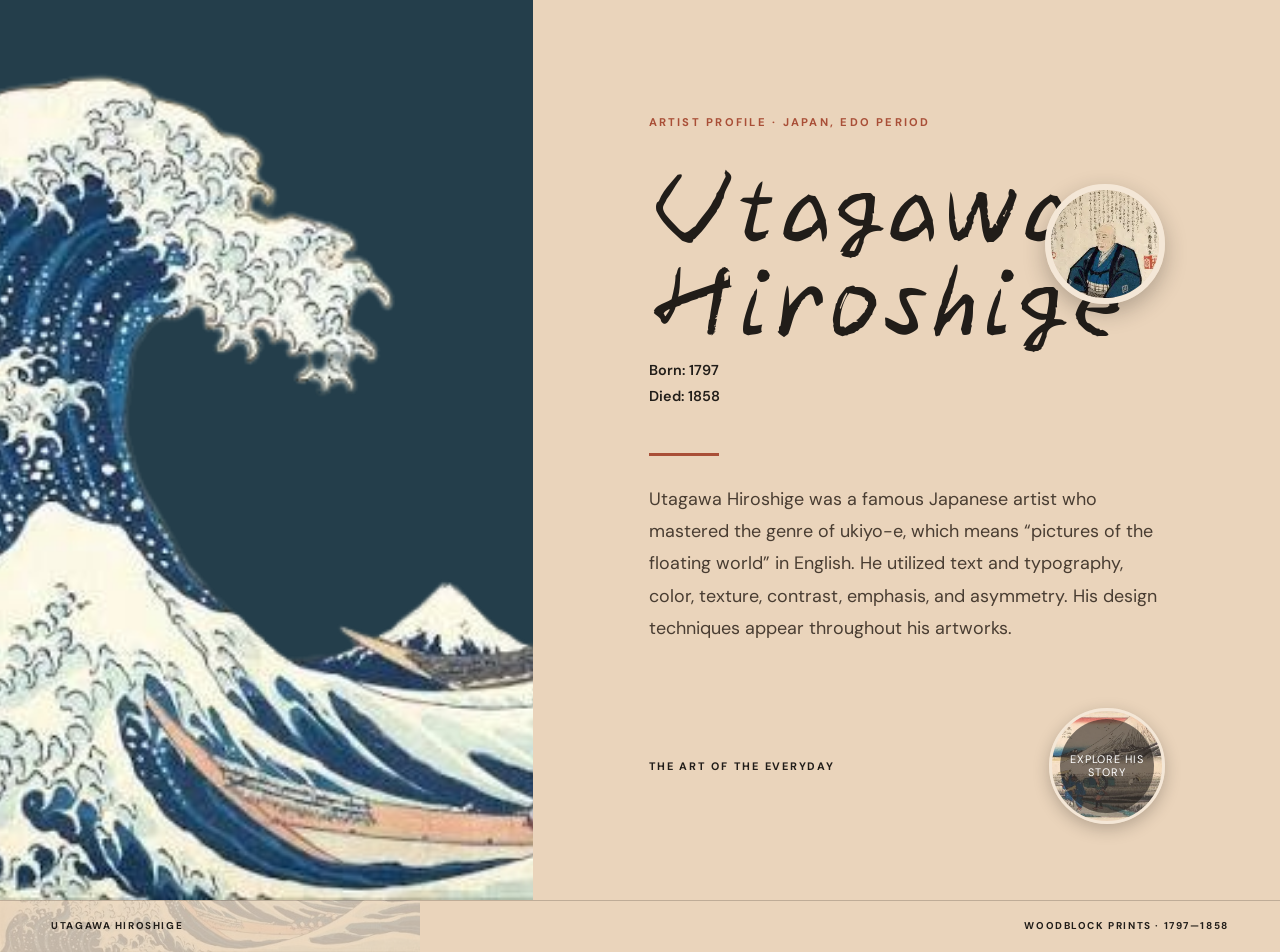
<file: index.html>
<!doctype html>
<html lang="en"><head><meta charset="utf-8"><meta name="viewport" content="width=device-width, initial-scale=1"><title>Utagawa Hiroshige | Japanese Ukiyo-e Artist</title><link href="https://cdn.jsdelivr.net/npm/bootstrap@5.3.3/dist/css/bootstrap.min.css" rel="stylesheet"><link rel="stylesheet" href="style.css"></head>
<body class="home-page"><main class="container-fluid min-vh-100 p-0"><section class="home-hero row g-0 min-vh-100 align-items-stretch"><div class="col-lg-5 hero-art"><img src="images/great-wave.png" alt="A dramatic Japanese woodblock-print wave"></div><div class="col-lg-7 hero-copy d-flex flex-column justify-content-center"><div class="hero-topline">ARTIST PROFILE · JAPAN, EDO PERIOD</div><div class="hero-title-row"><div><h1>Utagawa<br>Hiroshige</h1></div><img class="hero-portrait" src="images/hiroshige-portrait.webp" alt="Portrait of Utagawa Hiroshige"></div><p class="dates">Born: 1797<br>Died: 1858</p><div class="intro-rule"></div><p class="lead-copy">Utagawa Hiroshige was a famous Japanese artist who mastered the genre of ukiyo-e, which means “pictures of the floating world” in English. He utilized text and typography, color, texture, contrast, emphasis, and asymmetry. His design techniques appear throughout his artworks.</p><div class="hero-bottom"><span>THE ART OF THE EVERYDAY</span><a class="btn circular-button" href="biography.html" aria-label="Explore his story"><span>Explore his story</span></a></div></div></section><footer class="site-footer"><span>UTAGAWA HIROSHIGE</span><span>WOODBLOCK PRINTS · 1797—1858</span></footer></main><script src="https://cdn.jsdelivr.net/npm/bootstrap@5.3.3/dist/js/bootstrap.bundle.min.js"></script></body></html>
</file>
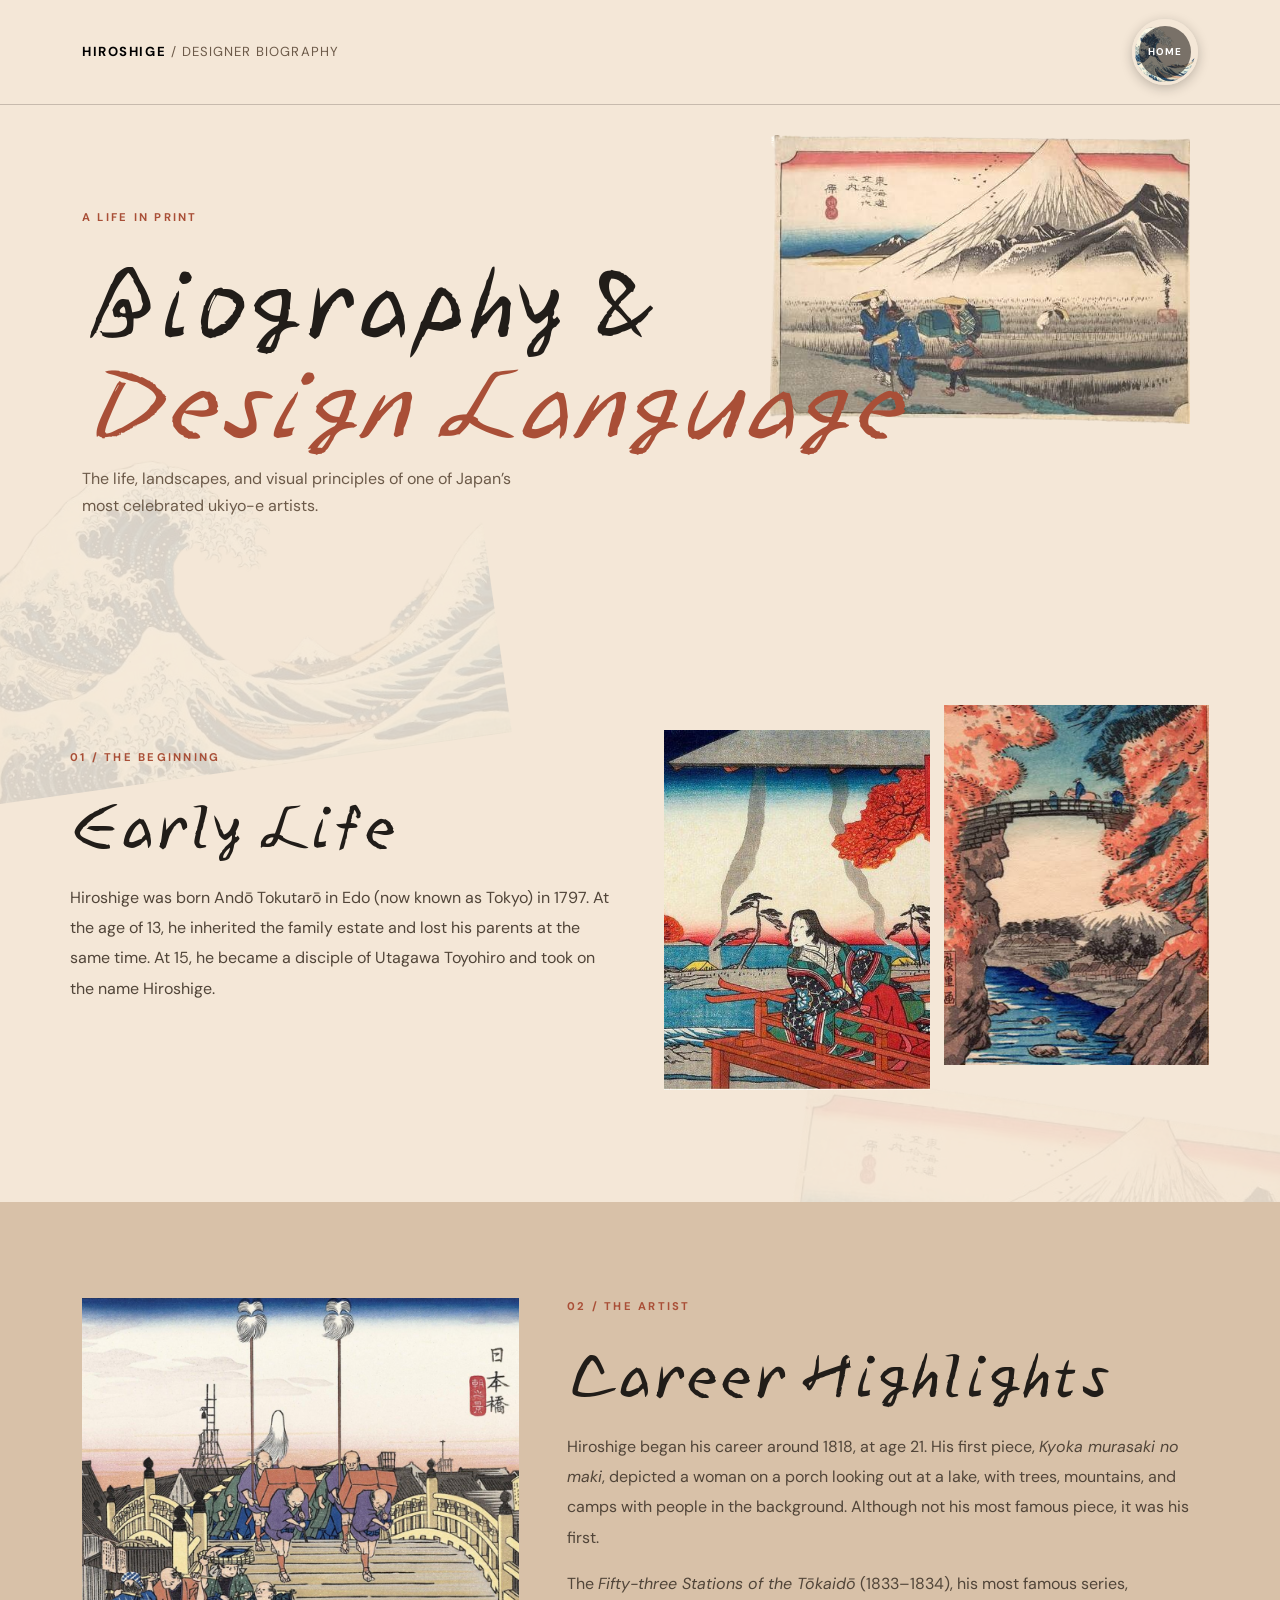
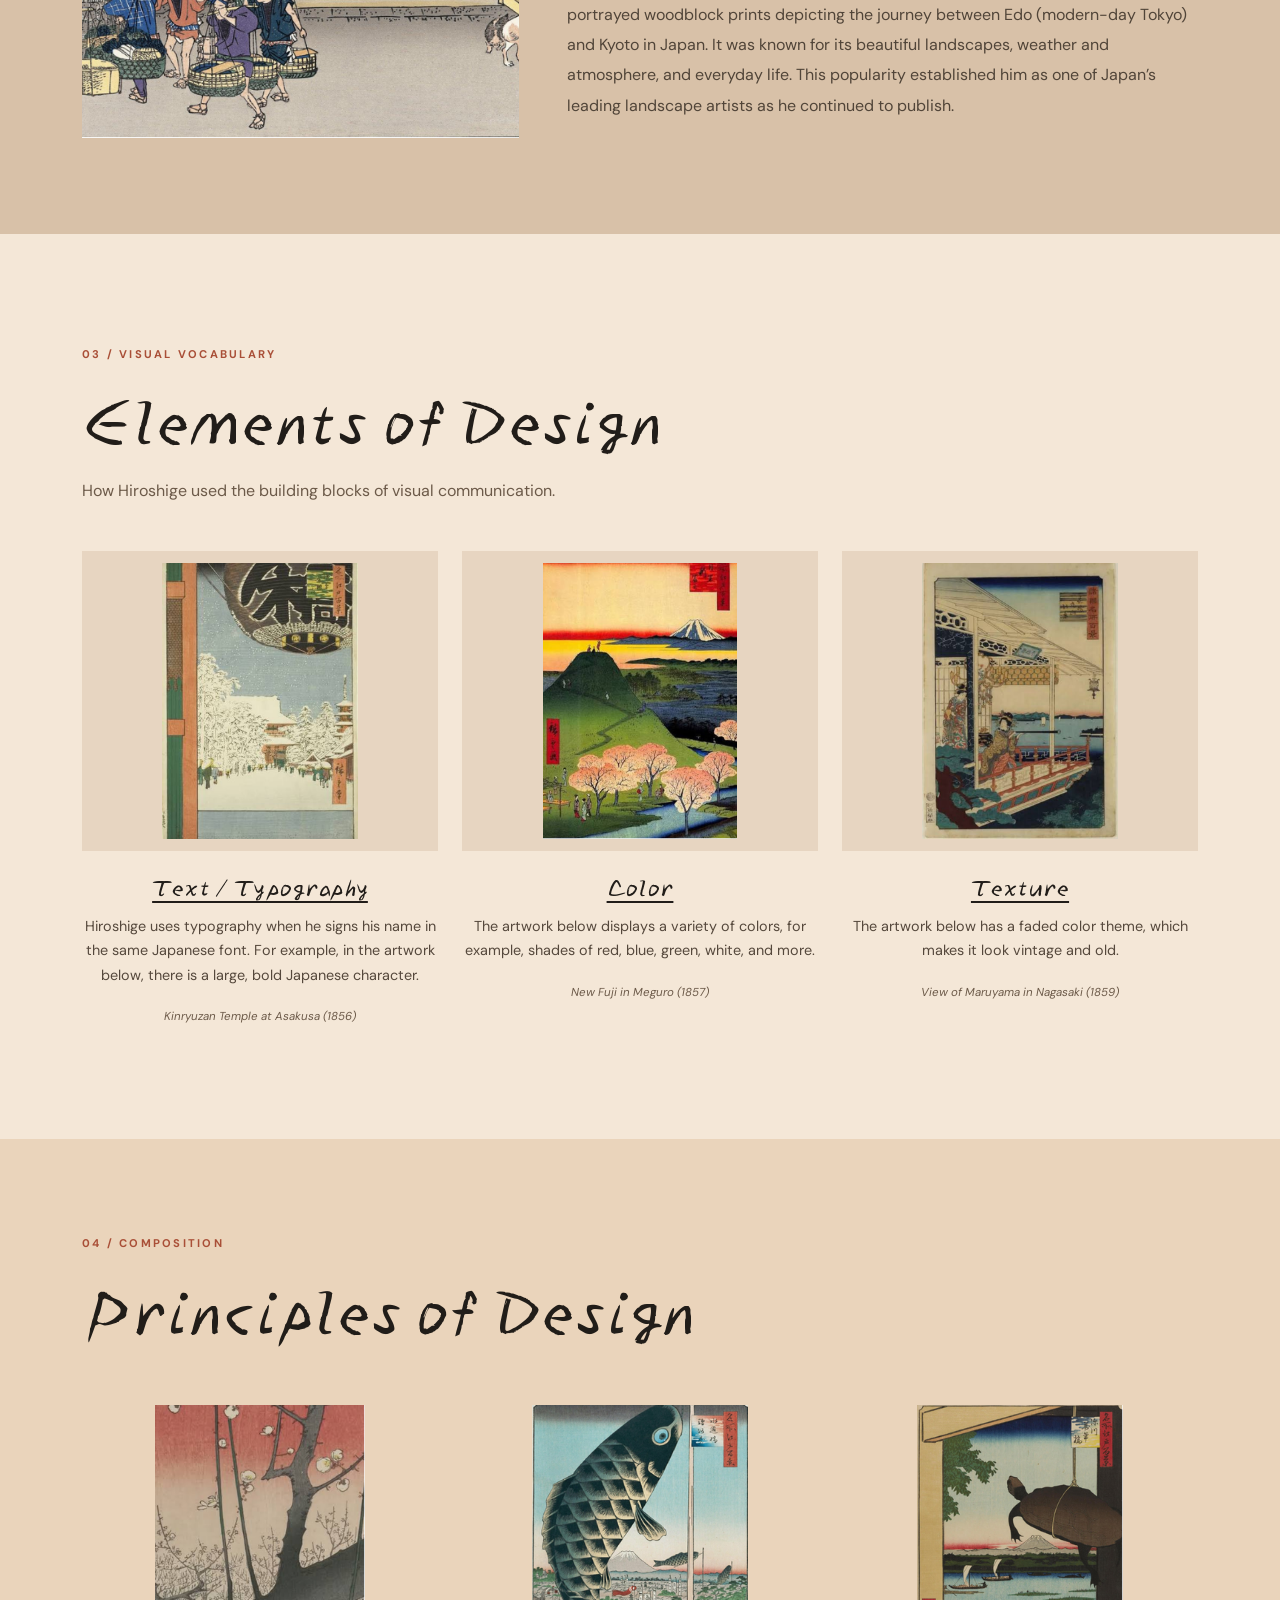
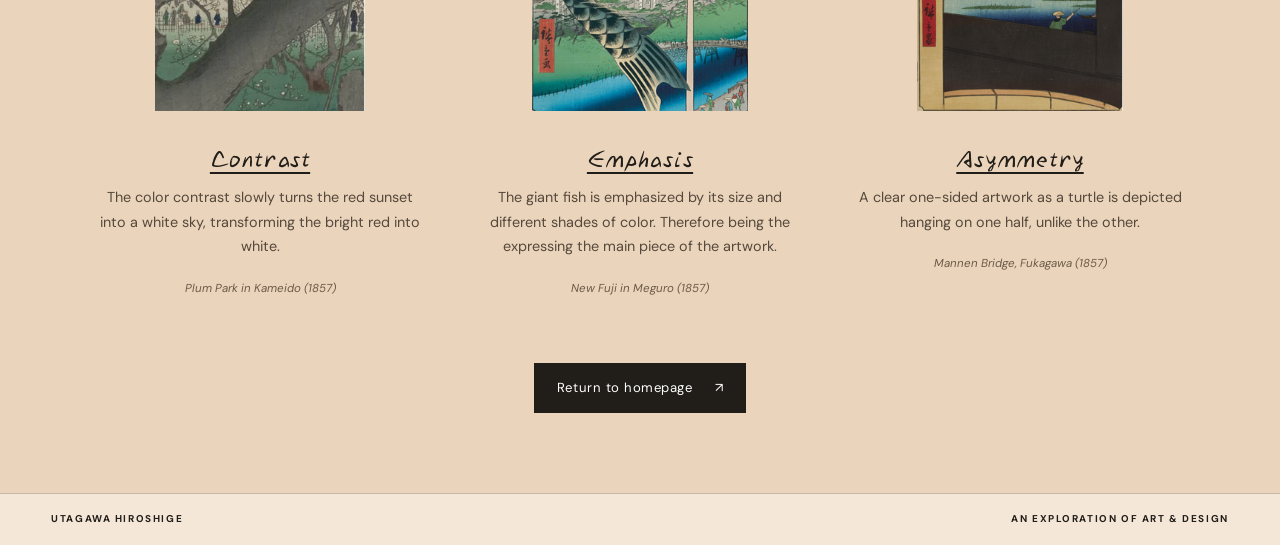
<file: biography.html>
<!doctype html>
<html lang="en"><head><meta charset="utf-8"><meta name="viewport" content="width=device-width, initial-scale=1"><title>Biography & Design | Utagawa Hiroshige</title><link href="https://cdn.jsdelivr.net/npm/bootstrap@5.3.3/dist/css/bootstrap.min.css" rel="stylesheet"><link rel="stylesheet" href="style.css"></head>
<body class="bio-page"><nav class="navbar navbar-expand-lg navbar-light"><div class="container"><a class="navbar-brand" href="index.html">HIROSHIGE <span> / DESIGNER BIOGRAPHY</span></a><a class="nav-home" href="index.html" aria-label="Return home"><span>Home</span></a></div></nav>
<header class="page-heading container"><p class="eyebrow">A LIFE IN PRINT</p><h1>Biography &<br><em>Design Language</em></h1><p class="heading-note">The life, landscapes, and visual principles of one of Japan’s most celebrated ukiyo-e artists.</p></header>
<section class="story-section container"><div class="row align-items-center g-5"><div class="col-lg-6"><p class="section-kicker">01 / THE BEGINNING</p><h2>Early Life</h2><p>Hiroshige was born Andō Tokutarō in Edo (now known as Tokyo) in 1797. At the age of 13, he inherited the family estate and lost his parents at the same time. At 15, he became a disciple of Utagawa Toyohiro and took on the name Hiroshige.</p></div><div class="col-lg-6"><div class="image-pair"><img src="images/bridge-in-autumn.png" alt="A bridge surrounded by autumn foliage"><img src="images/plum-park.png" alt="A Japanese landscape print with flowering trees"></div></div></div></section>
<section class="career-section"><div class="container"><div class="row align-items-center g-5"><div class="col-lg-5"><img class="feature-art" src="images/courtesans-on-terrace.png" alt="Figures on a terrace in a Japanese woodblock print"></div><div class="col-lg-7"><p class="section-kicker">02 / THE ARTIST</p><h2>Career Highlights</h2><p>Hiroshige began his career around 1818, at age 21. His first piece, <em>Kyoka murasaki no maki</em>, depicted a woman on a porch looking out at a lake, with trees, mountains, and camps with people in the background. Although not his most famous piece, it was his first.</p><p>The <em>Fifty-three Stations of the Tōkaidō</em> (1833–1834), his most famous series, portrayed woodblock prints depicting the journey between Edo (modern-day Tokyo) and Kyoto in Japan. It was known for its beautiful landscapes, weather and atmosphere, and everyday life. This popularity established him as one of Japan’s leading landscape artists as he continued to publish.</p></div></div></div></section>
<section class="design-section container"><div class="section-title"><p class="section-kicker">03 / VISUAL VOCABULARY</p><h2>Elements of Design</h2><p>How Hiroshige used the building blocks of visual communication.</p></div><div class="row g-4 design-grid"><article class="col-md-4"><img src="images/asakusa-temple.png" alt="Japanese temple print"><h3>Text / Typography</h3><p>Hiroshige uses typography when he signs his name in the same Japanese font. For example, in the artwork below, there is a large, bold Japanese character.</p><small>Kinryuzan Temple at Asakusa (1856)</small></article><article class="col-md-4"><img src="images/new-fuji.png" alt="Mount Fuji beneath a warm sunset"><h3>Color</h3><p>The artwork below displays a variety of colors, for example, shades of red, blue, green, white, and more.</p><small>New Fuji in Meguro (1857)</small></article><article class="col-md-4"><img src="images/maruyama-view.png" alt="A view of a Japanese landscape"><h3>Texture</h3><p>The artwork below has a faded color theme, which makes it look vintage and old.</p><small>View of Maruyama in Nagasaki (1859)</small></article></div></section>
<section class="principles-section"><div class="container"><div class="section-title"><p class="section-kicker">04 / COMPOSITION</p><h2>Principles of Design</h2></div><div class="row g-4"><article class="col-md-4 principle-card"><img src="images/plum-park-detail.png" alt="Plum blossoms in a park"><h3>Contrast</h3><p>The color contrast slowly turns the red sunset into a white sky, transforming the bright red into white.</p><small>Plum Park in Kameido (1857)</small></article><article class="col-md-4 principle-card"><img src="images/carp-banner.png" alt="A large carp winds through the sky"><h3>Emphasis</h3><p>The giant fish is emphasized by its size and different shades of color. Therefore being the expressing the main piece of the artwork.</p><small>New Fuji in Meguro (1857)</small></article><article class="col-md-4 principle-card"><img src="images/mann-en-bridge.png" alt="A bridge and figures in a landscape"><h3>Asymmetry</h3><p>A clear one-sided artwork as a turtle is depicted hanging on one half, unlike the other.</p><small>Mannen Bridge, Fukagawa (1857)</small></article></div><div class="return-row"><a class="btn btn-ink" href="index.html">Return to homepage <span aria-hidden="true">↗</span></a></div></div></section>
<footer class="site-footer"><span>UTAGAWA HIROSHIGE</span><span>AN EXPLORATION OF ART & DESIGN</span></footer><script src="https://cdn.jsdelivr.net/npm/bootstrap@5.3.3/dist/js/bootstrap.bundle.min.js"></script></body></html>
</file>
<file: style.css>
@import url('https://fonts.googleapis.com/css2?family=DM+Sans:wght@400;500;600;700&family=Playfair+Display:wght@500;600;700&family=Yuji+Boku&display=swap');
:root{--paper:#ead4bb;--paper-light:#f4e7d7;--ink:#211d19;--muted:#6c5a49;--rust:#a94f37;--line:rgba(39,31,25,.22)}*{box-sizing:border-box}body{font-family:'DM Sans',sans-serif;color:var(--ink);background:var(--paper-light)}h1,h2,.design-grid h3,.principle-card h3{font-family:'Yuji Boku','Playfair Display',serif;letter-spacing:-.035em}a{color:inherit}.home-page{background:var(--paper)}.home-hero{min-height:calc(100vh - 54px);background:var(--paper)}.hero-art{min-height:620px;overflow:hidden;background:#243e4b}.hero-art img{width:100%;height:100%;object-fit:cover;object-position:center}.hero-copy{padding:8vw 9vw 5vw;background:var(--paper)}.hero-topline,.eyebrow,.section-kicker{font-size:.7rem;font-weight:700;letter-spacing:.2em;color:var(--rust)}.hero-copy h1{font-size:clamp(4rem,8vw,7.7rem);line-height:.92;margin:1.1rem 0 1.3rem}.dates{font-size:.9rem;line-height:1.8;font-weight:600}.intro-rule{width:70px;height:3px;background:var(--rust);margin:1.7rem 0}.lead-copy{max-width:580px;font-size:clamp(1rem,1.4vw,1.25rem);line-height:1.8;color:#493d32}.hero-bottom{display:flex;align-items:center;justify-content:space-between;gap:20px;margin-top:3rem;font-size:.68rem;letter-spacing:.16em;font-weight:700}.btn-ink{background:var(--ink);color:#fff;border:1px solid var(--ink);border-radius:0;padding:.9rem 1.35rem;font-size:.82rem;letter-spacing:.04em}.btn-ink:hover{background:var(--rust);border-color:var(--rust);color:#fff}.btn-ink span{margin-left:1.1rem}.site-footer{display:flex;justify-content:space-between;padding:18px 4vw;font-size:.62rem;letter-spacing:.16em;font-weight:700;border-top:1px solid var(--line)}.bio-page{background:var(--paper-light)}.navbar{padding:1.2rem 0;border-bottom:1px solid var(--line)}.navbar-brand{font-weight:700;letter-spacing:.12em;font-size:.82rem}.navbar-brand span{font-weight:400;color:var(--muted);letter-spacing:.08em}.nav-home{text-decoration:none;font-size:.8rem;font-weight:600}.page-heading{padding:6.5rem 12px 5rem;position:relative}.page-heading h1{font-size:clamp(3.5rem,8vw,7rem);line-height:.98;margin:.8rem 0 1.4rem}.page-heading h1 em{color:var(--rust);font-weight:500}.heading-note{max-width:440px;color:var(--muted);line-height:1.7}.story-section{padding:4rem 0 7rem}.story-section h2,.career-section h2,.section-title h2{font-size:clamp(2.7rem,5vw,4.4rem);margin:.5rem 0 1.5rem}.story-section p:not(.section-kicker),.career-section p:not(.section-kicker){line-height:1.9;color:#514539}.image-pair{display:grid;grid-template-columns:1fr 1fr;gap:14px;align-items:center}.image-pair img{width:100%;height:360px;object-fit:cover}.image-pair img:first-child{margin-top:50px}.career-section{background:#d8c1a8;padding:6rem 0}.feature-art{width:100%;max-height:580px;object-fit:cover}.design-section{padding:7rem 12px}.section-title{margin-bottom:3rem}.section-title>p:last-child{color:var(--muted)}.design-grid article{text-align:center}.design-grid img{width:100%;height:300px;object-fit:contain;background:#e7d5c1;padding:12px}.design-grid h3,.principle-card h3{font-family:'Yuji Boku','Playfair Display',serif;font-size:1.5rem;text-decoration:underline;text-underline-offset:5px;margin:1.3rem 0 .8rem}.design-grid p,.principle-card p{font-size:.9rem;line-height:1.7;color:#55483c}.design-grid small,.principle-card small{font-size:.72rem;color:var(--muted);font-style:italic}.principles-section{background:var(--paper);padding:6rem 0 4rem}.principle-card{text-align:center}.principle-card img{width:100%;height:330px;object-fit:contain;padding:12px}.principle-card p{max-width:330px;margin:0 auto 1rem}.return-row{display:flex;justify-content:center;padding:4rem 0 1rem}body img{transition:transform .25s ease,filter .25s ease,box-shadow .25s ease}body img:hover{transform:scale(1.035);filter:brightness(1.08);box-shadow:0 12px 28px rgba(33,29,25,.25)}.home-page{position:relative;overflow-x:hidden}.home-page::before{content:"";position:absolute;z-index:0;left:-60px;bottom:30px;width:min(430px,38vw);height:520px;background:url("images/fuji-landscape.png") center/contain no-repeat;opacity:.13;pointer-events:none}.home-page main{position:relative;z-index:1}.bio-page{position:relative;overflow-x:hidden}.bio-page::before,.bio-page::after{content:"";position:absolute;z-index:0;width:380px;height:520px;background-position:center;background-size:contain;background-repeat:no-repeat;opacity:.1;pointer-events:none}.bio-page::before{left:-100px;top:430px;background-image:url("images/plum-park-detail-transparent.png");transform:rotate(-8deg)}.bio-page::after{right:-90px;top:1120px;background-image:url("images/asakusa-temple-transparent.png");transform:rotate(7deg)}.bio-page>nav,.bio-page>header,.bio-page>section,.bio-page>footer{position:relative;z-index:1}.career-section{background-image:none}
.career-section .feature-art{display:block;width:100%;height:440px;max-height:none;object-fit:cover;object-position:center;background:#d8c1a8}@media(max-width:991px){.hero-art{min-height:480px}.hero-copy{padding:4rem 7vw}.hero-copy h1{font-size:clamp(4rem,13vw,6rem)}.navbar .container{padding-left:12px;padding-right:12px}.career-section{background-position:right bottom;background-size:220px auto}.story-section,.career-section,.design-section,.principles-section{padding-top:4.5rem;padding-bottom:4.5rem}.image-pair img{height:300px}.feature-art{max-height:460px}.bio-page::before{left:-130px}.bio-page::after{right:-130px}}@media(max-width:767px){.hero-art{min-height:360px;height:48vh}.hero-copy{padding:3.5rem 8vw}.hero-copy h1{font-size:clamp(3.4rem,18vw,4.3rem);overflow-wrap:anywhere}.hero-bottom{align-items:flex-start;flex-direction:column}.lead-copy{font-size:1rem}.site-footer{gap:10px;flex-direction:column;text-align:center;align-items:center}.page-heading{padding:4rem 12px 3rem}.page-heading h1,.story-section h2,.career-section h2,.section-title h2{font-size:clamp(2.6rem,13vw,3.7rem)}.story-section,.design-section{padding-top:4rem;padding-bottom:4rem}.image-pair{grid-template-columns:1fr 1fr;gap:8px;margin-top:1rem}.image-pair img{height:220px}.image-pair img:first-child{margin-top:25px}.career-section,.principles-section{padding:4rem 0}.feature-art{margin-bottom:2rem;max-height:none}.design-grid img{height:auto;max-height:320px}.principle-card img{height:auto;max-height:300px}.navbar-brand span{display:none}.nav-home{white-space:nowrap}.home-page::before{width:220px;height:290px;left:-100px;bottom:20px}.bio-page::before,.bio-page::after{width:180px;height:260px;opacity:.06}.career-section{background-size:150px auto;background-position:right bottom;padding-bottom:10rem}.return-row{padding-top:2rem}.btn-ink{max-width:100%;text-align:center}}
.page-heading,.story-section,.career-section,.design-section,.principles-section{position:relative;isolation:isolate}
.story-section::before,.career-section::after,.design-section::before,.principles-section::after{content:"";position:absolute;z-index:-1;pointer-events:none;background-position:center;background-repeat:no-repeat;background-size:contain;opacity:.11}
.story-section::before{right:-35px;top:10px;width:260px;height:360px;background-image:url("images/bridge-in-autumn-transparent.png");transform:rotate(6deg)}
.career-section::after{right:0;bottom:0;width:300px;height:420px;background-image:url("images/courtesans-on-terrace-transparent.png")}
.design-section::before{left:-70px;top:60px;width:280px;height:380px;background-image:url("images/asakusa-temple-transparent.png");transform:rotate(-5deg)}
.principles-section::after{right:-20px;bottom:20px;width:300px;height:410px;background-image:url("images/plum-park-detail-transparent.png");transform:rotate(4deg)}
@media(max-width:991px){.story-section::before,.career-section::after,.design-section::before,.principles-section::after{opacity:.08}.story-section::before{width:210px;height:300px}.career-section::after{width:230px;height:330px}.design-section::before{width:220px;height:310px}.principles-section::after{width:230px;height:330px}}
@media(max-width:767px){.story-section::before,.career-section::after,.design-section::before,.principles-section::after{opacity:.05}.story-section::before{right:-50px;width:150px;height:220px}.career-section::after{width:170px;height:250px}.design-section::before{left:-55px;width:160px;height:230px}.principles-section::after{right:-45px;width:170px;height:250px}}
.story-section::before,.career-section::after,.design-section::before,.principles-section::after{display:none}
.home-page::before{background-image:url("images/great-wave.png");background-color:transparent;opacity:.18}
.bio-page::before{background-image:url("images/great-wave.png");top:420px;left:-80px;width:520px;height:350px;opacity:.13}
.bio-page::after{background-image:url("images/fuji-landscape.png");right:-45px;top:1100px;width:520px;height:360px;opacity:.12}
.page-heading{background:url("images/fuji-landscape.png") right 45px top 30px/420px auto no-repeat}
@media(max-width:991px){.page-heading{background-size:320px auto;background-position:right 20px top 35px}.bio-page::before{width:390px;height:270px}.bio-page::after{width:390px;height:270px}}
@media(max-width:767px){.page-heading{background-size:230px auto;background-position:right -55px top 20px}.bio-page::before{left:-90px;top:470px;width:280px;height:190px;opacity:.09}.bio-page::after{right:-100px;top:1250px;width:300px;height:210px;opacity:.09}}
.home-page::before{left:0;bottom:0;width:min(34vw,420px);height:58%;max-height:520px;background-size:contain;background-position:left bottom}
.bio-page::before{left:-30px;top:420px;width:min(48vw,520px);height:min(38vw,350px);max-width:520px;background-size:contain}
.bio-page::after{right:-20px;top:1100px;width:min(48vw,520px);height:min(38vw,360px);max-width:520px;background-size:contain}
.page-heading{overflow:hidden;background-size:min(38vw,420px) auto;background-position:right 20px top 30px}
@media(max-width:991px){.home-page::before{width:300px;height:360px}.bio-page::before,.bio-page::after{width:42vw;height:29vw}.page-heading{background-size:300px auto;background-position:right 10px top 30px}}
@media(max-width:767px){.home-page::before{width:180px;height:240px;left:-25px}.bio-page::before,.bio-page::after{width:240px;height:170px}.bio-page::before{left:-55px;top:470px}.bio-page::after{right:-60px;top:1250px}.page-heading{padding-bottom:13rem;background-size:210px auto;background-position:right -35px bottom 20px}}
.navbar .container{align-items:center}.nav-home{display:grid;place-items:center;width:66px;height:66px;padding:4px;border-radius:50%;background:url("images/great-wave.png") center/cover;border:3px solid var(--paper-light);box-shadow:0 3px 12px rgba(33,29,25,.25);text-decoration:none;transition:transform .2s ease,box-shadow .2s ease}.nav-home span{display:grid;place-items:center;width:100%;height:100%;border-radius:50%;background:rgba(33,29,25,.58);color:#fff;font-size:.62rem;font-weight:700;text-transform:uppercase;letter-spacing:.08em}.nav-home:hover{transform:scale(1.08);box-shadow:0 6px 18px rgba(33,29,25,.35)}@media(max-width:767px){.nav-home{width:58px;height:58px}.navbar{padding:.75rem 0}}
.hero-bottom .circular-button{display:grid;place-items:center;width:116px;height:116px;flex:0 0 116px;border-radius:50%;padding:8px;border:3px solid var(--paper-light);background:url("images/fuji-landscape.png") center/cover;box-shadow:0 5px 16px rgba(33,29,25,.25);text-decoration:none;transition:transform .2s ease,box-shadow .2s ease}.hero-bottom .circular-button span{display:grid;place-items:center;width:100%;height:100%;margin:0;border-radius:50%;background:rgba(33,29,25,.58);color:#fff;font-size:.68rem;line-height:1.2;text-align:center;text-transform:uppercase;letter-spacing:.08em}.hero-bottom .circular-button:hover{transform:scale(1.08);box-shadow:0 8px 20px rgba(33,29,25,.35);color:#fff}@media(max-width:767px){.hero-bottom .circular-button{width:100px;height:100px;flex-basis:100px}.hero-bottom{align-items:center!important}.hero-bottom>span{text-align:center}}
.hero-title-row{display:flex;align-items:center;justify-content:space-between;gap:2rem}.hero-title-row>div{min-width:0}.hero-portrait{width:150px;height:150px;flex:0 0 150px;border-radius:50%;object-fit:cover;object-position:center 28%;border:6px solid var(--paper-light);box-shadow:0 8px 22px rgba(33,29,25,.28)}@media(max-width:991px){.hero-portrait{width:130px;height:130px;flex-basis:130px}}@media(max-width:767px){.hero-title-row{align-items:flex-start}.hero-portrait{width:88px;height:88px;flex-basis:88px;border-width:4px}.hero-copy h1{font-size:clamp(3rem,16vw,4rem)!important}}
.hero-title-row{gap:1rem}.hero-title-row h1{margin-right:.25rem}.hero-portrait{width:120px;height:120px;flex-basis:120px;margin-left:auto;object-position:center 30%}@media(max-width:991px){.hero-portrait{width:105px;height:105px;flex-basis:105px}}@media(max-width:767px){.hero-title-row{display:grid;grid-template-columns:minmax(0,1fr) 82px;align-items:center}.hero-title-row h1{font-size:clamp(2.7rem,14vw,3.4rem)!important;line-height:.95}.hero-portrait{width:82px;height:82px;flex-basis:82px}}
</file>
